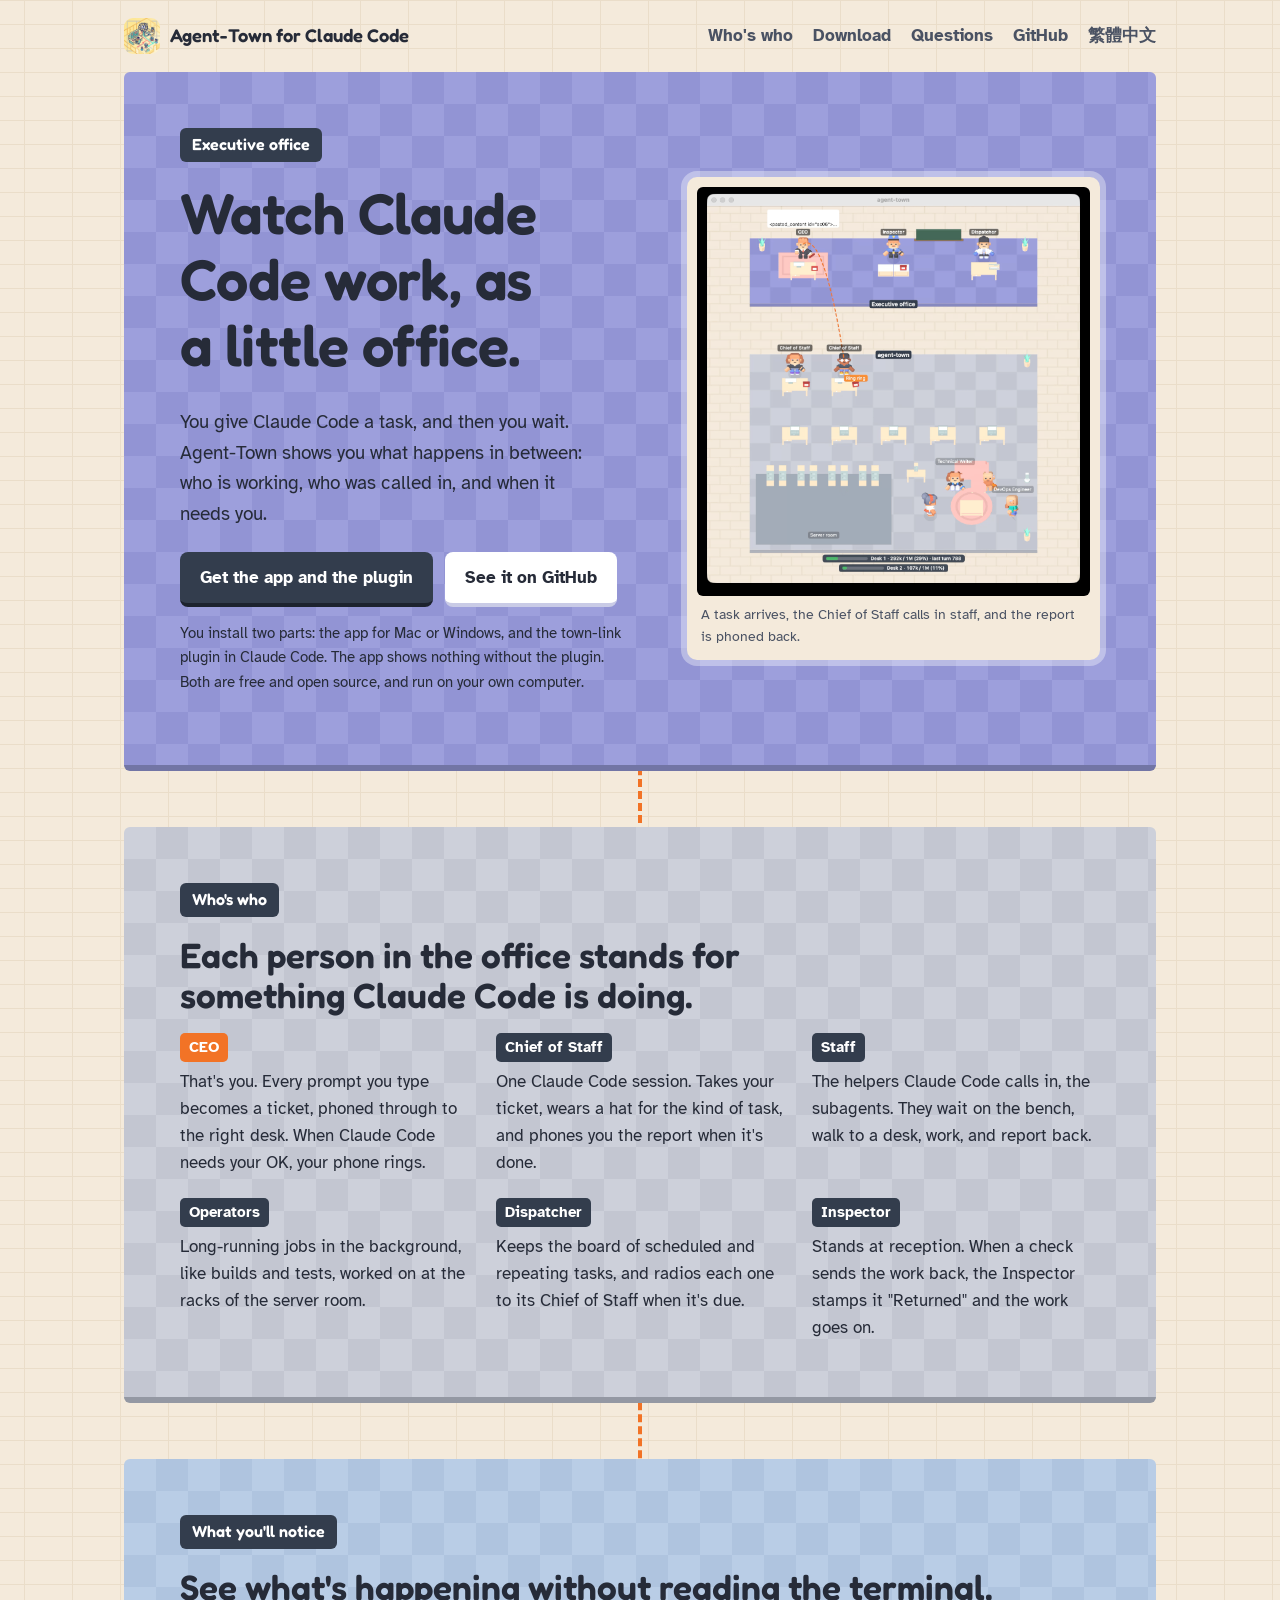
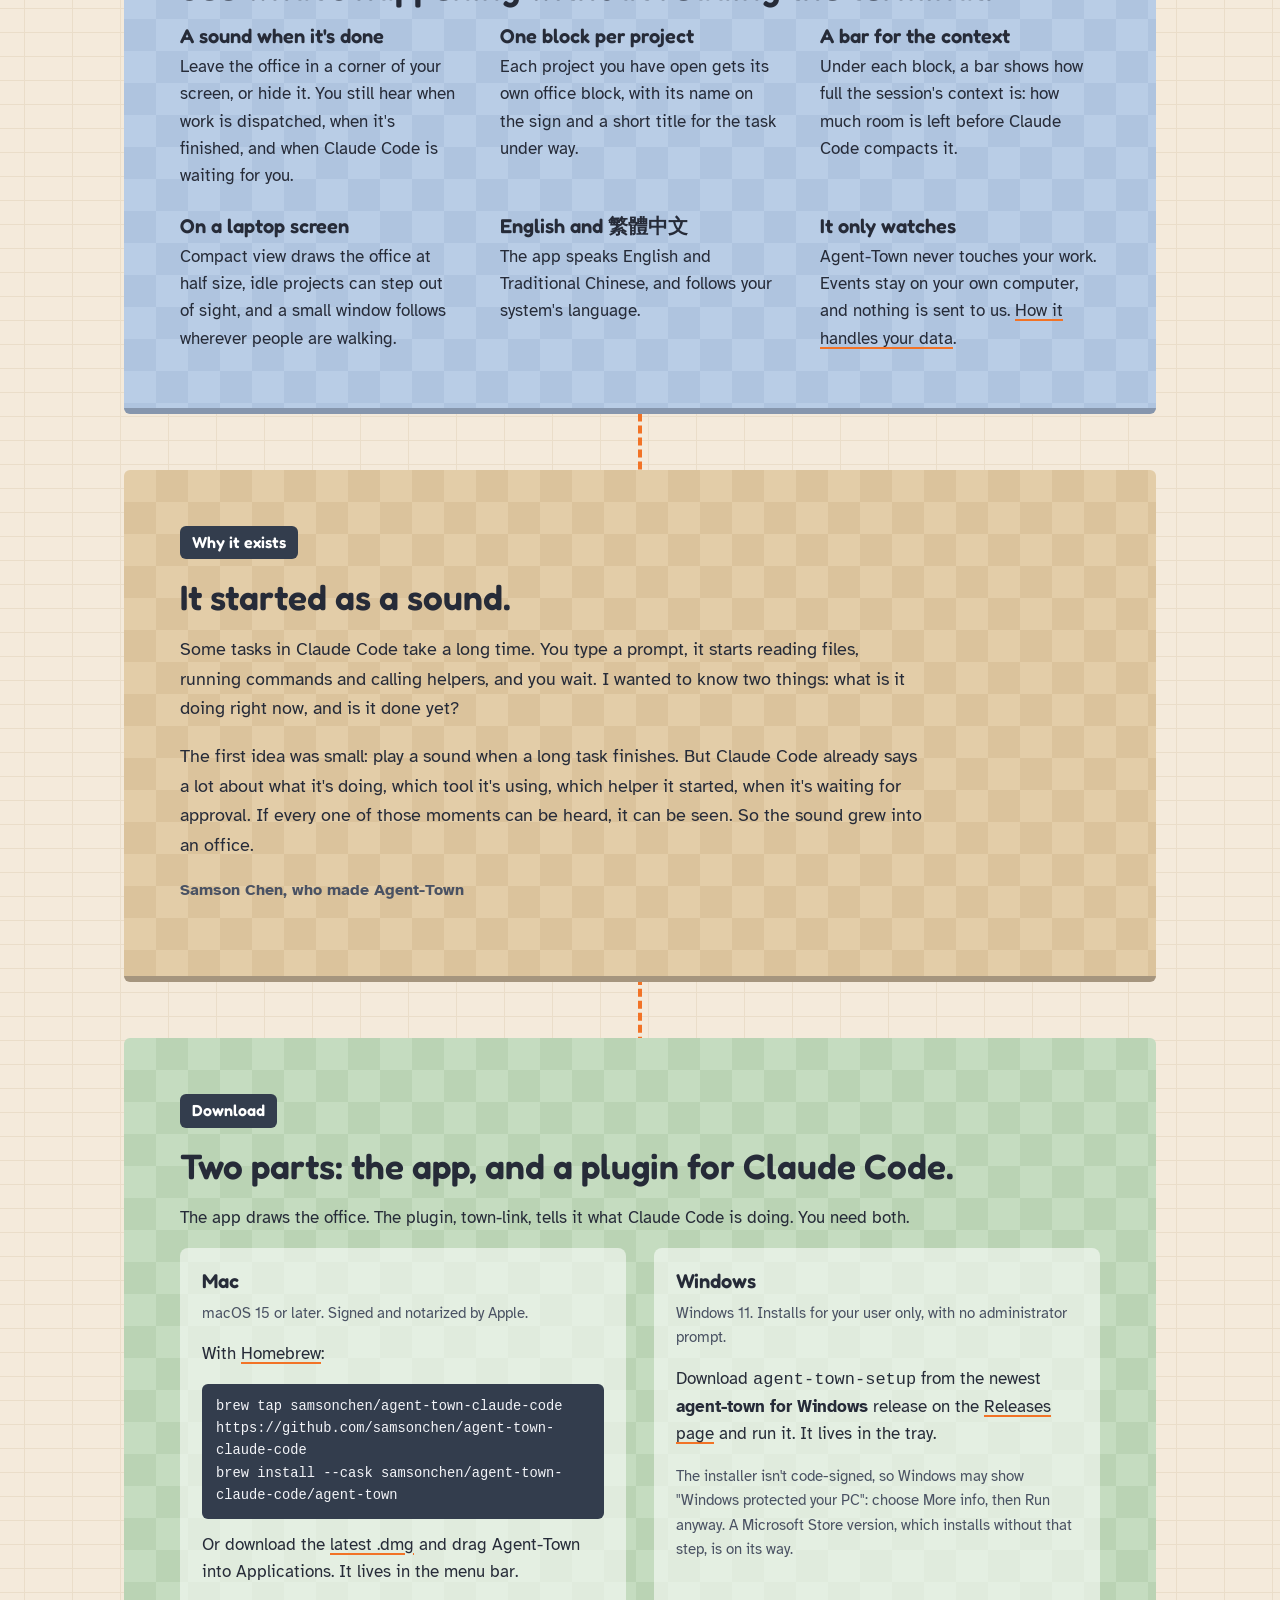
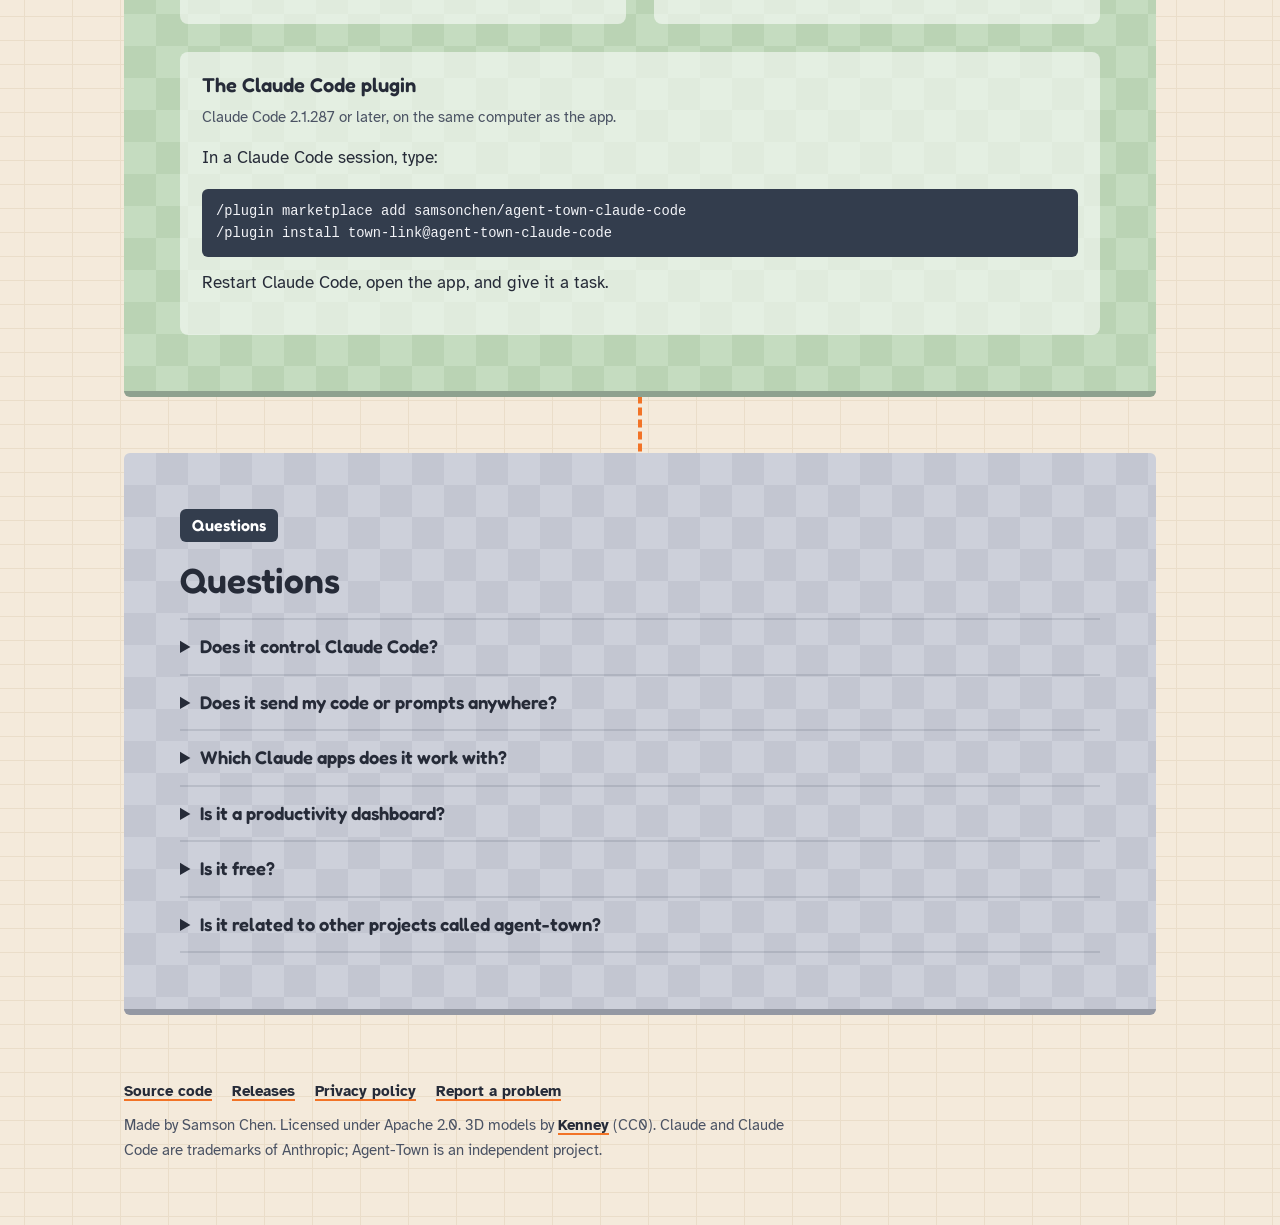
<file: site/index.html>
<!doctype html>
<html lang="en">
<head>
<meta charset="utf-8">
<meta name="viewport" content="width=device-width, initial-scale=1">
<title>Agent-Town for Claude Code: watch your Claude Code agents at work</title>
<meta name="description" content="Agent-Town is a free, open-source app for macOS and Windows that shows what Claude Code is doing as a small 3D office: each session is a Chief of Staff, each subagent a staff member, and your approvals ring the CEO's phone.">
<link rel="canonical" href="https://samsonchen.github.io/agent-town-claude-code/">
<link rel="alternate" hreflang="en" href="https://samsonchen.github.io/agent-town-claude-code/">
<link rel="alternate" hreflang="zh-Hant-TW" href="https://samsonchen.github.io/agent-town-claude-code/zh-TW/">
<link rel="alternate" hreflang="x-default" href="https://samsonchen.github.io/agent-town-claude-code/">
<meta name="theme-color" content="#9d9fdc">

<meta property="og:type" content="website">
<meta property="og:locale" content="en_US">
<meta property="og:locale:alternate" content="zh_TW">
<meta property="og:site_name" content="Agent-Town for Claude Code">
<meta property="og:title" content="Agent-Town for Claude Code: watch your Claude Code agents at work">
<meta property="og:description" content="A small 3D office on your Mac or Windows PC that shows what Claude Code is doing: sessions, subagents, background tasks and approvals. Free and open source.">
<meta property="og:url" content="https://samsonchen.github.io/agent-town-claude-code/">
<meta property="og:image" content="https://samsonchen.github.io/agent-town-claude-code/images/social-preview.png">
<meta property="og:image:width" content="1280">
<meta property="og:image:height" content="640">
<meta property="og:image:alt" content="Agent-Town for Claude Code: a top-down office with the CEO, Chiefs of Staff and staff at their desks">
<meta name="twitter:card" content="summary_large_image">
<meta name="twitter:title" content="Agent-Town for Claude Code">
<meta name="twitter:description" content="Watch your Claude Code sessions, subagents and background jobs as a small 3D office. macOS and Windows, free and open source.">
<meta name="twitter:image" content="https://samsonchen.github.io/agent-town-claude-code/images/social-preview.png">

<link rel="icon" type="image/png" href="images/favicon-64.png">
<link rel="apple-touch-icon" href="images/apple-touch-icon.png">
<link rel="preconnect" href="https://fonts.googleapis.com">
<link rel="preconnect" href="https://fonts.gstatic.com" crossorigin>
<link rel="stylesheet" href="https://fonts.googleapis.com/css2?family=Atkinson+Hyperlegible:wght@400;700&family=Fredoka:wght@500;600&display=swap">
<link rel="stylesheet" href="styles.css">

<script type="application/ld+json">
{
  "@context": "https://schema.org",
  "@type": "SoftwareApplication",
  "name": "Agent-Town for Claude Code",
  "alternateName": "agent-town",
  "description": "A desktop app and a Claude Code plugin that show what Claude Code is doing as a small 3D office seen from above. Each Claude Code session is a Chief of Staff, each subagent is a staff member, background tasks are operators in a server room, and approval requests ring the CEO's phone.",
  "applicationCategory": "DeveloperApplication",
  "operatingSystem": "macOS 15 or later, Windows 11",
  "offers": { "@type": "Offer", "price": "0", "priceCurrency": "USD" },
  "license": "https://www.apache.org/licenses/LICENSE-2.0",
  "isAccessibleForFree": true,
  "url": "https://samsonchen.github.io/agent-town-claude-code/",
  "downloadUrl": "https://github.com/samsonchen/agent-town-claude-code/releases",
  "codeRepository": "https://github.com/samsonchen/agent-town-claude-code",
  "image": "https://samsonchen.github.io/agent-town-claude-code/images/social-preview.png",
  "screenshot": "https://samsonchen.github.io/agent-town-claude-code/images/agent-town.gif",
  "inLanguage": ["en", "zh-TW"],
  "author": { "@type": "Person", "name": "Samson Chen", "url": "https://github.com/samsonchen" }
}
</script>
<script type="application/ld+json">
{
  "@context": "https://schema.org",
  "@type": "FAQPage",
  "mainEntity": [
    { "@type": "Question", "name": "What is Agent-Town for Claude Code?",
      "acceptedAnswer": { "@type": "Answer", "text": "A free app for macOS and Windows, with a Claude Code plugin, that draws what Claude Code is doing as a small office: sessions, subagents, background tasks and approval requests become people at work." } },
    { "@type": "Question", "name": "Does Agent-Town control Claude Code?",
      "acceptedAnswer": { "@type": "Answer", "text": "No. It only watches. You keep working in your terminal, the Claude desktop app or VS Code, and the plugin never changes what Claude Code does." } },
    { "@type": "Question", "name": "Does Agent-Town send my code or prompts anywhere?",
      "acceptedAnswer": { "@type": "Answer", "text": "No. Events go only to the app on your own computer. For each new task the plugin asks Claude's Haiku model, on your own Claude plan, for a short title and the kind of task." } },
    { "@type": "Question", "name": "Which Claude apps does it work with?",
      "acceptedAnswer": { "@type": "Answer", "text": "Claude Code in a terminal, the Code tab of the Claude desktop app, and the VS Code extension, when they run on the same computer as the app. Cloud sessions and Claude Code on the web are not supported." } },
    { "@type": "Question", "name": "Is it free?",
      "acceptedAnswer": { "@type": "Answer", "text": "Yes. Agent-Town is open source under the Apache 2.0 license." } }
  ]
}
</script>
</head>
<body>

<header class="top">
  <div class="wrap">
    <a class="brand" href="./"><img src="images/apple-touch-icon.png" alt="" width="36" height="36">Agent-Town for Claude Code</a>
    <nav aria-label="Main">
      <a href="#whos-who">Who's who</a>
      <a href="#download">Download</a>
      <a href="#questions">Questions</a>
      <a href="https://github.com/samsonchen/agent-town-claude-code">GitHub</a>
      <a href="zh-TW/" hreflang="zh-Hant-TW" lang="zh-Hant-TW">繁體中文</a>
    </nav>
  </div>
</header>

<main>
  <div class="line" aria-hidden="true"></div>
  <div class="wrap">

    <section class="block exec" aria-labelledby="title">
      <div class="hero">
        <div>
          <span class="sign">Executive office</span>
          <h1 id="title">Watch Claude Code work, as a little office.</h1>
          <p class="lede">You give Claude Code a task, and then you wait. Agent-Town shows you what happens in between: who is working, who was called in, and when it needs you.</p>
          <div class="buttons">
            <a class="button" href="#download">Get the app and the plugin</a>
            <a class="button light" href="https://github.com/samsonchen/agent-town-claude-code">See it on GitHub</a>
          </div>
          <p class="note">You install two parts: the app for Mac or Windows, and the town-link plugin in Claude Code. The app shows nothing without the plugin. Both are free and open source, and run on your own computer.</p>
        </div>
        <figure class="office">
          <img src="images/agent-town.gif" width="640" height="667" alt="Agent-Town at work: the CEO phones a ticket to a Chief of Staff, who pages staff from the bench to their desks while operators work in the server room">
          <figcaption>A task arrives, the Chief of Staff calls in staff, and the report is phoned back.</figcaption>
        </figure>
      </div>
    </section>

    <section class="block" id="whos-who" aria-labelledby="cast-title">
      <span class="sign">Who's who</span>
      <h2 id="cast-title">Each person in the office stands for something Claude Code is doing.</h2>
      <ul class="cast">
        <li><span class="tag you">CEO</span><p>That's you. Every prompt you type becomes a ticket, phoned through to the right desk. When Claude Code needs your OK, your phone rings.</p></li>
        <li><span class="tag">Chief of Staff</span><p>One Claude Code session. Takes your ticket, wears a hat for the kind of task, and phones you the report when it's done.</p></li>
        <li><span class="tag">Staff</span><p>The helpers Claude Code calls in, the subagents. They wait on the bench, walk to a desk, work, and report back.</p></li>
        <li><span class="tag">Operators</span><p>Long-running jobs in the background, like builds and tests, worked on at the racks of the server room.</p></li>
        <li><span class="tag">Dispatcher</span><p>Keeps the board of scheduled and repeating tasks, and radios each one to its Chief of Staff when it's due.</p></li>
        <li><span class="tag">Inspector</span><p>Stands at reception. When a check sends the work back, the Inspector stamps it "Returned" and the work goes on.</p></li>
      </ul>
    </section>

    <section class="block blue" aria-labelledby="notice-title">
      <span class="sign">What you'll notice</span>
      <h2 id="notice-title">See what's happening without reading the terminal.</h2>
      <div class="points">
        <div><h3>A sound when it's done</h3><p>Leave the office in a corner of your screen, or hide it. You still hear when work is dispatched, when it's finished, and when Claude Code is waiting for you.</p></div>
        <div><h3>One block per project</h3><p>Each project you have open gets its own office block, with its name on the sign and a short title for the task under way.</p></div>
        <div><h3>A bar for the context</h3><p>Under each block, a bar shows how full the session's context is: how much room is left before Claude Code compacts it.</p></div>
        <div><h3>On a laptop screen</h3><p>Compact view draws the office at half size, idle projects can step out of sight, and a small window follows wherever people are walking.</p></div>
        <div><h3>English and 繁體中文</h3><p>The app speaks English and Traditional Chinese, and follows your system's language.</p></div>
        <div><h3>It only watches</h3><p>Agent-Town never touches your work. Events stay on your own computer, and nothing is sent to us. <a href="privacy.html">How it handles your data</a>.</p></div>
      </div>
    </section>

    <section class="block wood story" aria-labelledby="story-title">
      <span class="sign">Why it exists</span>
      <h2 id="story-title">It started as a sound.</h2>
      <p>Some tasks in Claude Code take a long time. You type a prompt, it starts reading files, running commands and calling helpers, and you wait. I wanted to know two things: what is it doing right now, and is it done yet?</p>
      <p>The first idea was small: play a sound when a long task finishes. But Claude Code already says a lot about what it's doing, which tool it's using, which helper it started, when it's waiting for approval. If every one of those moments can be heard, it can be seen. So the sound grew into an office.</p>
      <p class="by">Samson Chen, who made Agent-Town</p>
    </section>

    <section class="block green" id="download" aria-labelledby="download-title">
      <span class="sign">Download</span>
      <h2 id="download-title">Two parts: the app, and a plugin for Claude Code.</h2>
      <p>The app draws the office. The plugin, town-link, tells it what Claude Code is doing. You need both.</p>
      <div class="downloads">
        <div>
          <h3>Mac</h3>
          <p class="small">macOS 15 or later. Signed and notarized by Apple.</p>
          <p>With <a href="https://brew.sh">Homebrew</a>:</p>
          <pre>brew tap samsonchen/agent-town-claude-code https://github.com/samsonchen/agent-town-claude-code
brew install --cask samsonchen/agent-town-claude-code/agent-town</pre>
          <p>Or download the <a href="https://github.com/samsonchen/agent-town-claude-code/releases/latest">latest .dmg</a> and drag Agent-Town into Applications. It lives in the menu bar.</p>
        </div>
        <div>
          <h3>Windows</h3>
          <p class="small">Windows 11. Installs for your user only, with no administrator prompt.</p>
          <p>Download <code>agent-town-setup</code> from the newest <strong>agent-town for Windows</strong> release on the <a href="https://github.com/samsonchen/agent-town-claude-code/releases">Releases page</a> and run it. It lives in the tray.</p>
          <p class="small">The installer isn't code-signed, so Windows may show "Windows protected your PC": choose More info, then Run anyway. A Microsoft Store version, which installs without that step, is on its way.</p>
        </div>
        <div class="plugin">
          <h3>The Claude Code plugin</h3>
          <p class="small">Claude Code 2.1.287 or later, on the same computer as the app.</p>
          <p>In a Claude Code session, type:</p>
          <pre>/plugin marketplace add samsonchen/agent-town-claude-code
/plugin install town-link@agent-town-claude-code</pre>
          <p>Restart Claude Code, open the app, and give it a task.</p>
        </div>
      </div>
    </section>

    <section class="block" id="questions" aria-labelledby="faq-title">
      <span class="sign">Questions</span>
      <h2 id="faq-title">Questions</h2>
      <details>
        <summary>Does it control Claude Code?</summary>
        <p>No. It only watches. You keep working in your terminal, the Claude desktop app or VS Code, and the plugin never changes what Claude Code does.</p>
      </details>
      <details>
        <summary>Does it send my code or prompts anywhere?</summary>
        <p>No. What Claude Code is doing goes only to the app on your own computer. To name each task and pick the right hat, the plugin asks Claude's Haiku model on your own Claude plan, the same way Claude Code itself would. The app checks GitHub once a day for a newer version, which you can turn off. Read the <a href="privacy.html">privacy policy</a>.</p>
      </details>
      <details>
        <summary>Which Claude apps does it work with?</summary>
        <p>Claude Code in a terminal, the Code tab of the Claude desktop app, and the VS Code extension, when they run on the same computer as the app. Cloud sessions and Claude Code on the web can't reach your computer, so they don't show up.</p>
      </details>
      <details>
        <summary>Is it a productivity dashboard?</summary>
        <p>No. It shows what is happening. It has no scores and no reports.</p>
      </details>
      <details>
        <summary>Is it free?</summary>
        <p>Yes. Agent-Town is open source under the Apache 2.0 license. The characters and furniture are Kenney's free CC0 models.</p>
      </details>
      <details>
        <summary>Is it related to other projects called agent-town?</summary>
        <p>No. This is Agent-Town for Claude Code, made for Anthropic's Claude Code. It isn't affiliated with Anthropic, or with other projects that share the name.</p>
      </details>
    </section>

  </div>
</main>

<footer>
  <div class="wrap">
    <nav aria-label="More">
      <a href="https://github.com/samsonchen/agent-town-claude-code">Source code</a>
      <a href="https://github.com/samsonchen/agent-town-claude-code/releases">Releases</a>
      <a href="privacy.html">Privacy policy</a>
      <a href="https://github.com/samsonchen/agent-town-claude-code/issues">Report a problem</a>
    </nav>
    <p>Made by Samson Chen. Licensed under Apache 2.0. 3D models by <a href="https://kenney.nl">Kenney</a> (CC0). Claude and Claude Code are trademarks of Anthropic; Agent-Town is an independent project.</p>
  </div>
</footer>

</body>
</html>
</file>
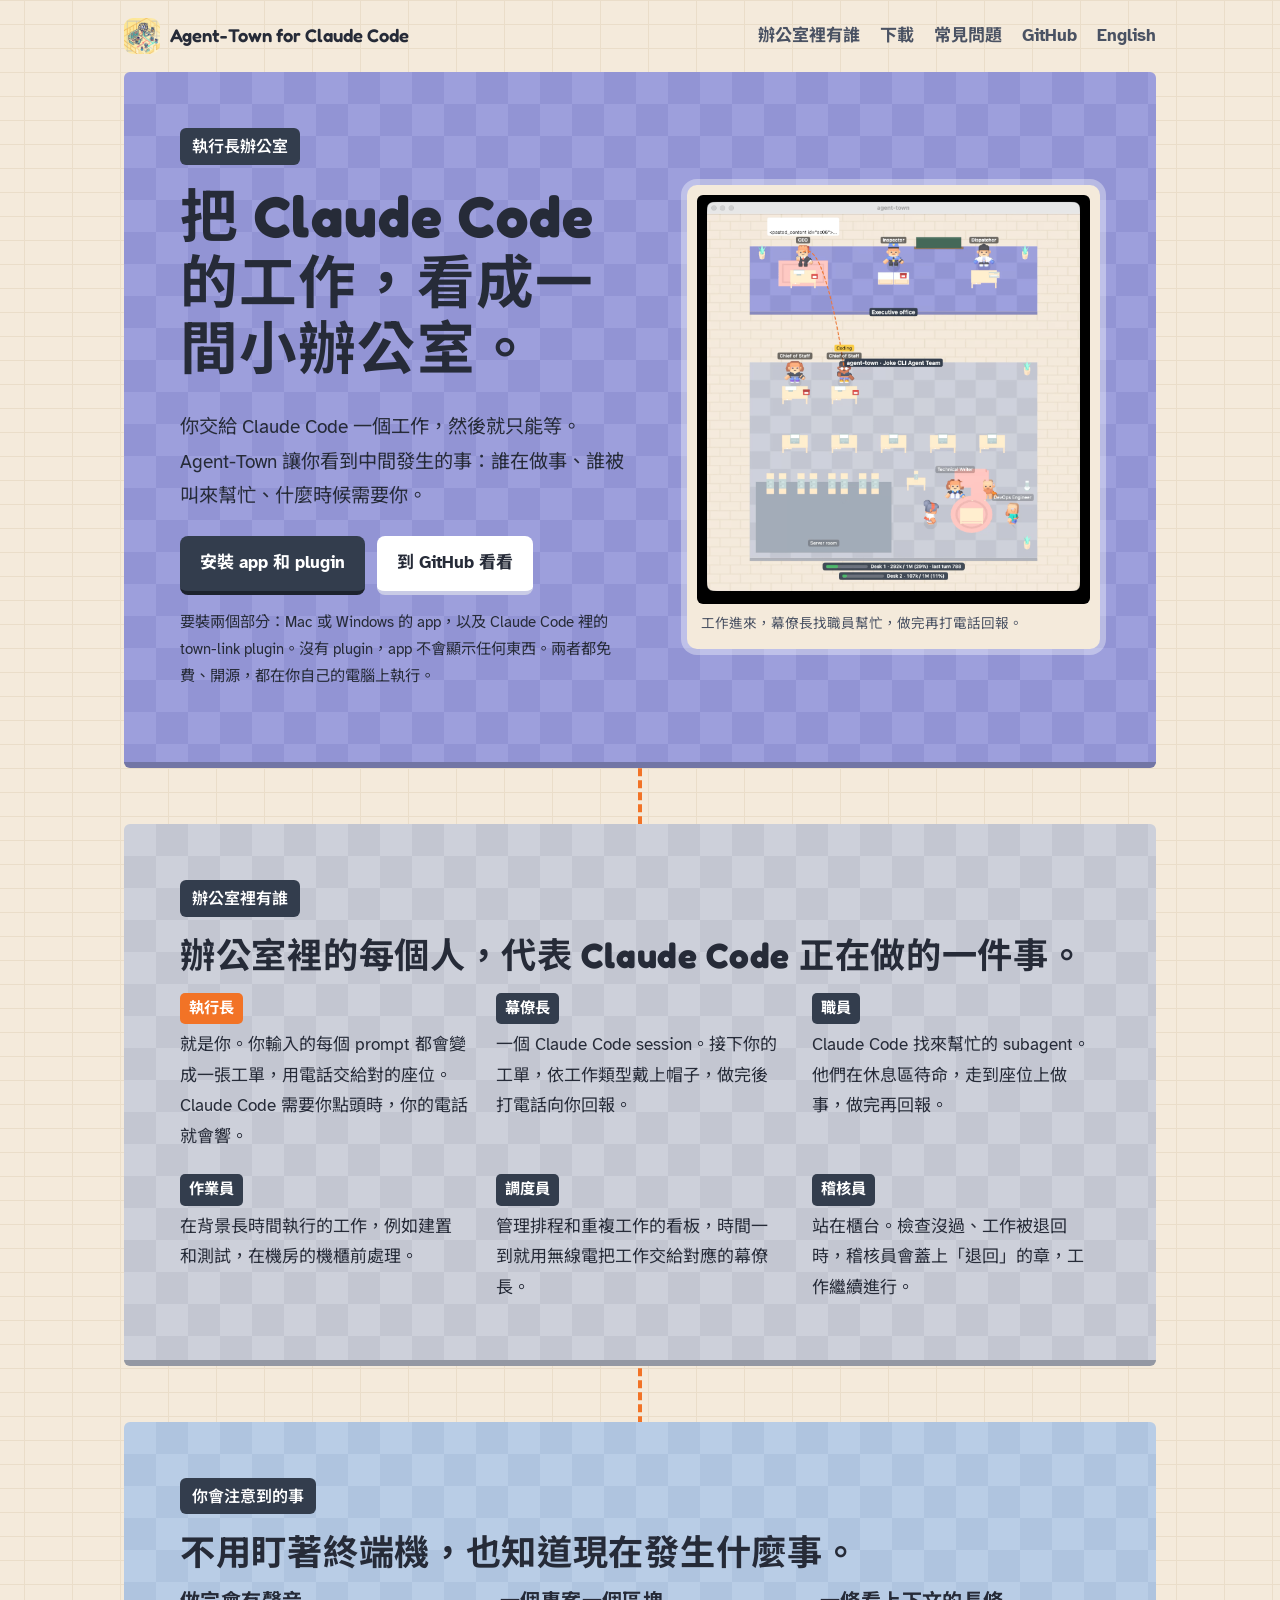
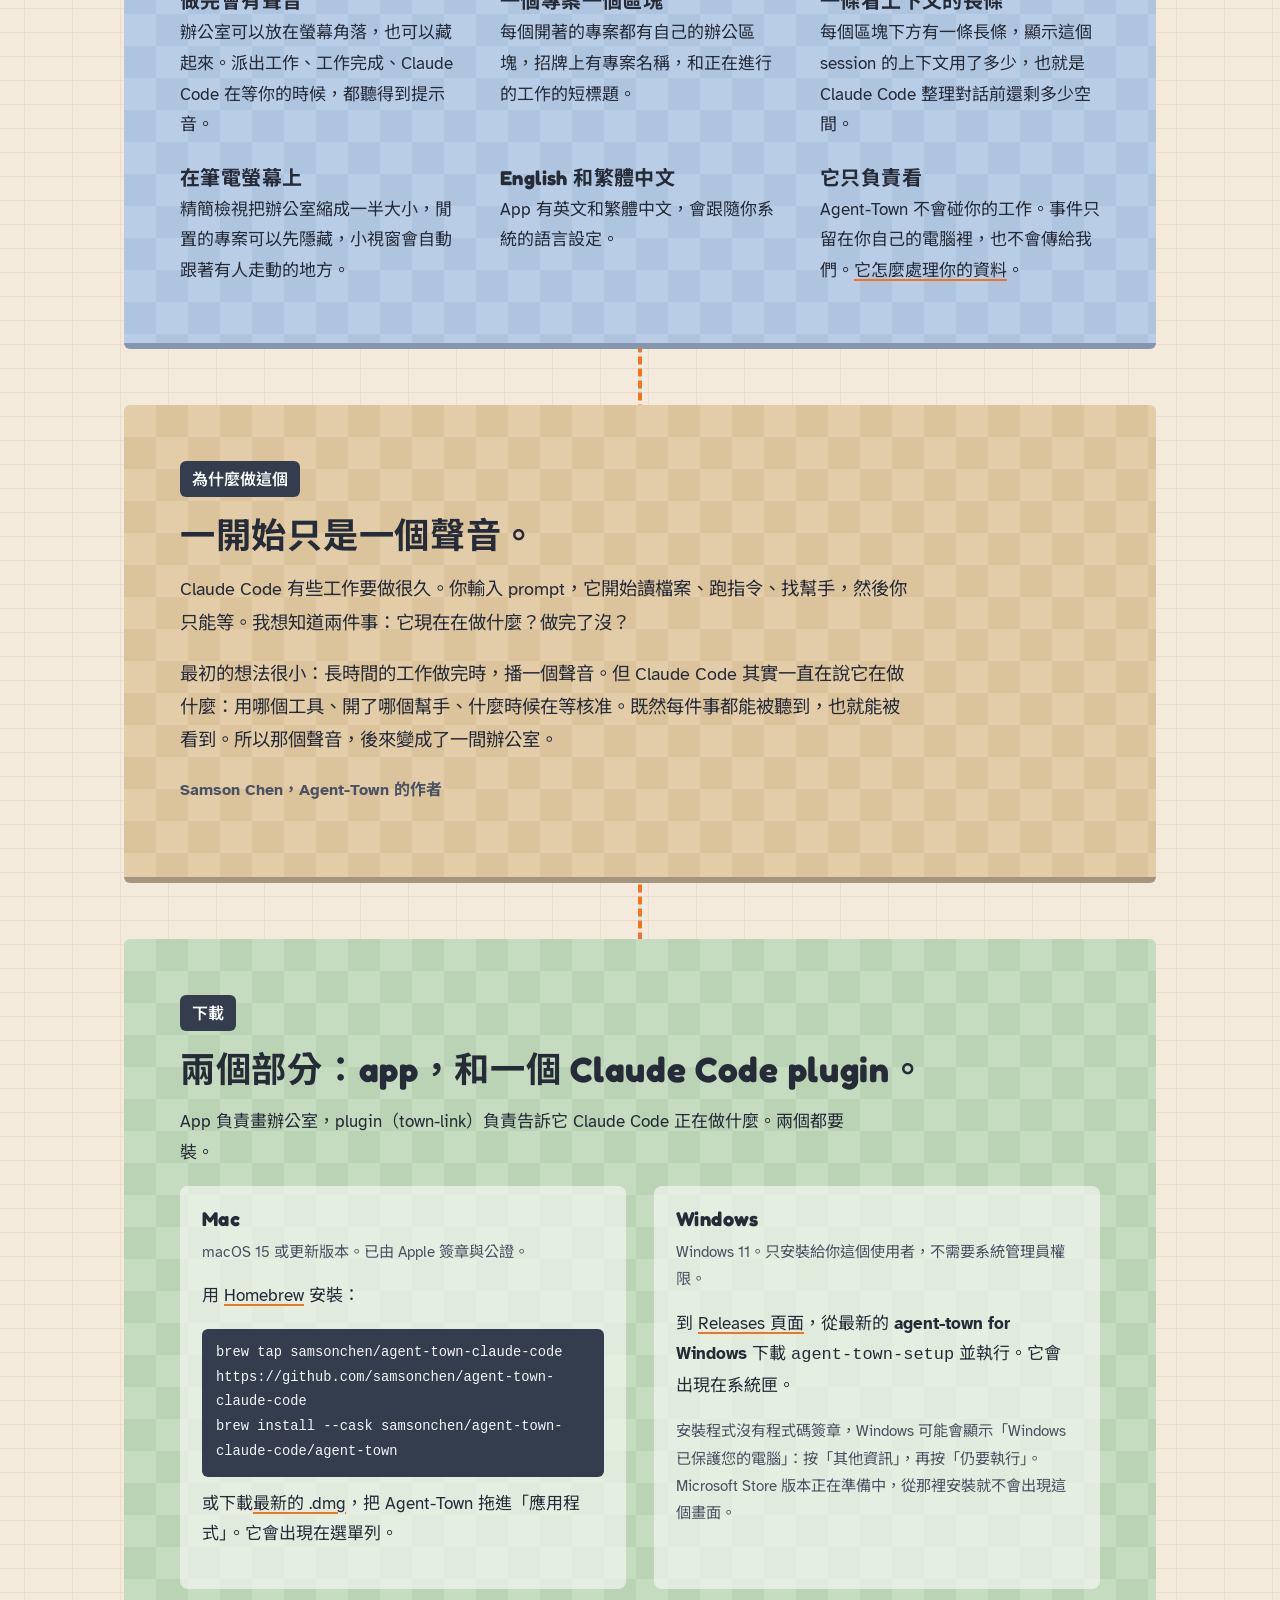
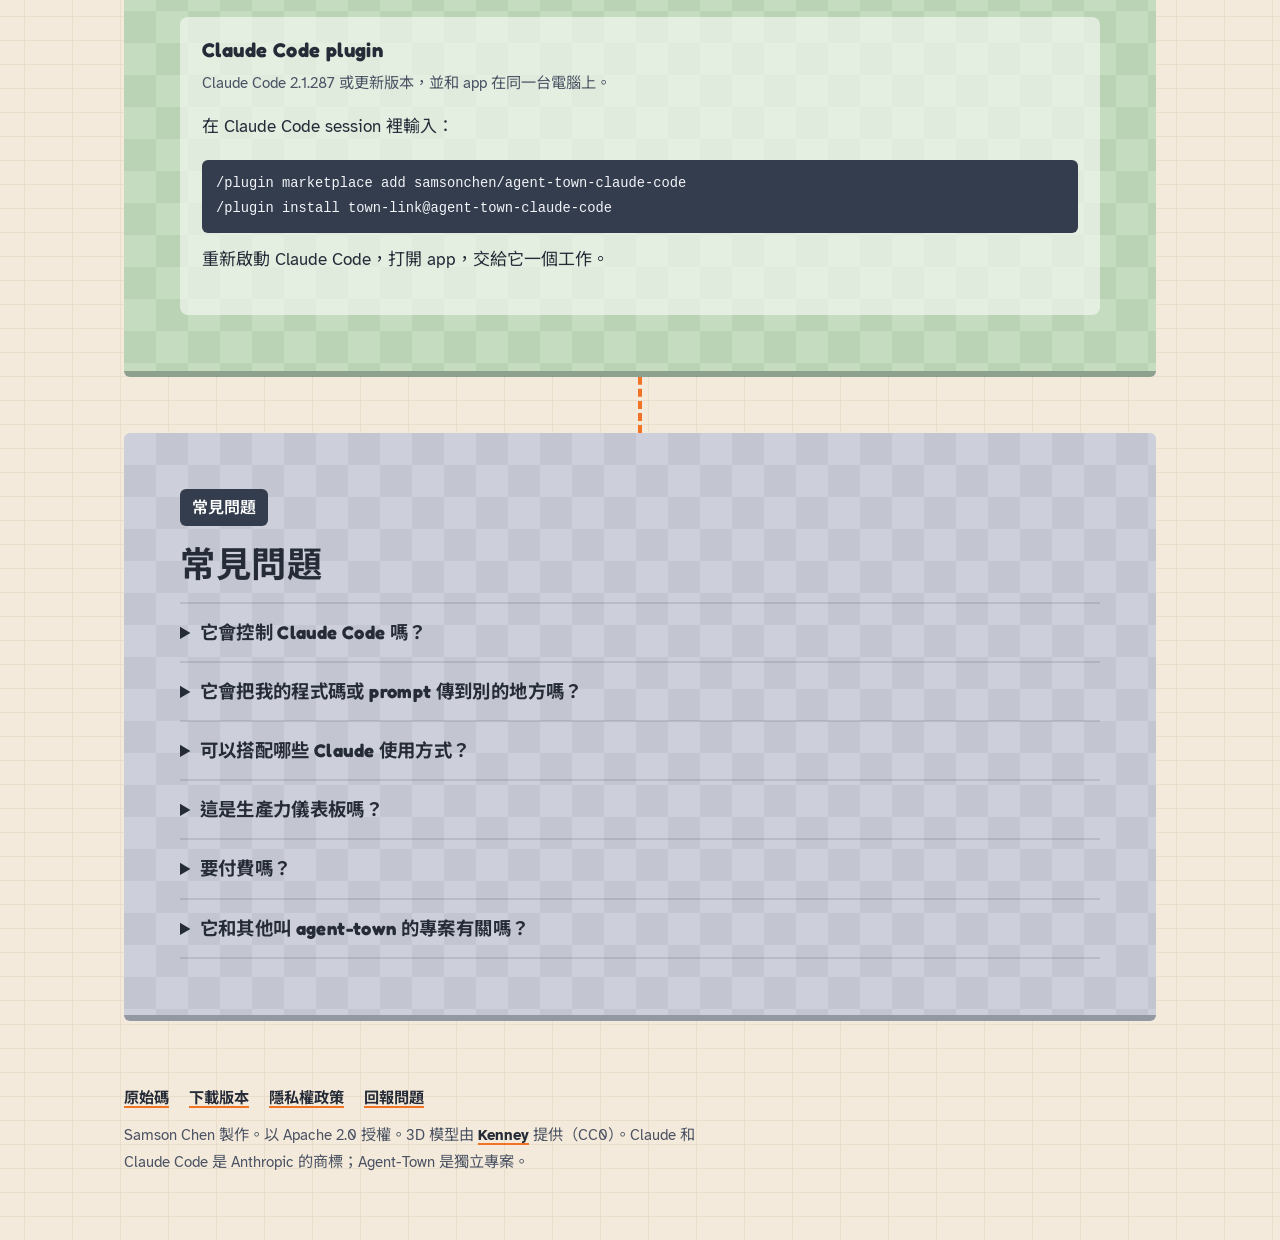
<file: site/zh-TW/index.html>
<!doctype html>
<html lang="zh-Hant-TW">
<head>
<meta charset="utf-8">
<meta name="viewport" content="width=device-width, initial-scale=1">
<title>Agent-Town for Claude Code：看 Claude Code 的 agent 在辦公室裡工作</title>
<meta name="description" content="Agent-Town 是免費的開源 app，適用 macOS 和 Windows，把 Claude Code 正在做的事畫成一間小小的 3D 辦公室：每個 session 是一位幕僚長，每個 subagent 是一位職員，需要你核准時，執行長的電話就會響。">
<link rel="canonical" href="https://samsonchen.github.io/agent-town-claude-code/zh-TW/">
<link rel="alternate" hreflang="en" href="https://samsonchen.github.io/agent-town-claude-code/">
<link rel="alternate" hreflang="zh-Hant-TW" href="https://samsonchen.github.io/agent-town-claude-code/zh-TW/">
<link rel="alternate" hreflang="x-default" href="https://samsonchen.github.io/agent-town-claude-code/">
<meta name="theme-color" content="#9d9fdc">

<meta property="og:type" content="website">
<meta property="og:locale" content="zh_TW">
<meta property="og:locale:alternate" content="en_US">
<meta property="og:site_name" content="Agent-Town for Claude Code">
<meta property="og:title" content="Agent-Town for Claude Code：看 Claude Code 的 agent 在辦公室裡工作">
<meta property="og:description" content="在你的 Mac 或 Windows 電腦上，用一間小小的 3D 辦公室看 Claude Code 正在做什麼：session、subagent、背景工作和待核准的操作。免費、開源。">
<meta property="og:url" content="https://samsonchen.github.io/agent-town-claude-code/zh-TW/">
<meta property="og:image" content="https://samsonchen.github.io/agent-town-claude-code/images/social-preview.png">
<meta property="og:image:width" content="1280">
<meta property="og:image:height" content="640">
<meta property="og:image:alt" content="Agent-Town for Claude Code：從上往下看的辦公室，執行長、幕僚長和職員都在座位上">
<meta name="twitter:card" content="summary_large_image">
<meta name="twitter:title" content="Agent-Town for Claude Code">
<meta name="twitter:description" content="把 Claude Code 的 session、subagent 和背景工作畫成一間小小的 3D 辦公室。macOS 和 Windows，免費、開源。">
<meta name="twitter:image" content="https://samsonchen.github.io/agent-town-claude-code/images/social-preview.png">

<link rel="icon" type="image/png" href="../images/favicon-64.png">
<link rel="apple-touch-icon" href="../images/apple-touch-icon.png">
<link rel="preconnect" href="https://fonts.googleapis.com">
<link rel="preconnect" href="https://fonts.gstatic.com" crossorigin>
<link rel="stylesheet" href="https://fonts.googleapis.com/css2?family=Atkinson+Hyperlegible:wght@400;700&family=Fredoka:wght@500;600&family=Noto+Sans+TC:wght@400;500;700&display=swap">
<link rel="stylesheet" href="../styles.css">

<script type="application/ld+json">
{
  "@context": "https://schema.org",
  "@type": "SoftwareApplication",
  "name": "Agent-Town for Claude Code",
  "alternateName": "agent-town",
  "description": "一個桌面 app 加上一個 Claude Code plugin，把 Claude Code 正在做的事畫成一間從上往下看的小小 3D 辦公室。每個 Claude Code session 是一位幕僚長，每個 subagent 是一位職員，背景工作是機房裡的作業員，需要核准時執行長的電話會響。",
  "applicationCategory": "DeveloperApplication",
  "operatingSystem": "macOS 15 或更新版本、Windows 11",
  "offers": { "@type": "Offer", "price": "0", "priceCurrency": "TWD" },
  "license": "https://www.apache.org/licenses/LICENSE-2.0",
  "isAccessibleForFree": true,
  "url": "https://samsonchen.github.io/agent-town-claude-code/zh-TW/",
  "downloadUrl": "https://github.com/samsonchen/agent-town-claude-code/releases",
  "codeRepository": "https://github.com/samsonchen/agent-town-claude-code",
  "image": "https://samsonchen.github.io/agent-town-claude-code/images/social-preview.png",
  "screenshot": "https://samsonchen.github.io/agent-town-claude-code/images/agent-town.gif",
  "inLanguage": "zh-Hant-TW",
  "author": { "@type": "Person", "name": "Samson Chen", "url": "https://github.com/samsonchen" }
}
</script>
<script type="application/ld+json">
{
  "@context": "https://schema.org",
  "@type": "FAQPage",
  "inLanguage": "zh-Hant-TW",
  "mainEntity": [
    { "@type": "Question", "name": "Agent-Town for Claude Code 是什麼？",
      "acceptedAnswer": { "@type": "Answer", "text": "一個免費的 macOS 和 Windows app，搭配一個 Claude Code plugin，把 Claude Code 正在做的事畫成一間小辦公室：session、subagent、背景工作和核准請求，都變成在上班的人。" } },
    { "@type": "Question", "name": "Agent-Town 會控制 Claude Code 嗎？",
      "acceptedAnswer": { "@type": "Answer", "text": "不會，它只負責看。你一樣在終端機、Claude 桌面 app 或 VS Code 裡工作，plugin 不會改變 Claude Code 的任何行為。" } },
    { "@type": "Question", "name": "Agent-Town 會把我的程式碼或 prompt 傳到別的地方嗎？",
      "acceptedAnswer": { "@type": "Answer", "text": "不會。事件只傳到你自己電腦上的 app。每個新工作，plugin 會用你自己的 Claude 方案請 Haiku 取一個短標題、判斷工作類型。" } },
    { "@type": "Question", "name": "可以搭配哪些 Claude 使用方式？",
      "acceptedAnswer": { "@type": "Answer", "text": "終端機裡的 Claude Code、Claude 桌面 app 的 Code 分頁，以及 VS Code 擴充功能，只要和 app 在同一台電腦上執行。雲端 session 和網頁版 Claude Code 不支援。" } },
    { "@type": "Question", "name": "要付費嗎？",
      "acceptedAnswer": { "@type": "Answer", "text": "不用。Agent-Town 以 Apache 2.0 授權開源。" } }
  ]
}
</script>
</head>
<body>

<header class="top">
  <div class="wrap">
    <a class="brand" href="./"><img src="../images/apple-touch-icon.png" alt="" width="36" height="36">Agent-Town for Claude Code</a>
    <nav aria-label="主選單">
      <a href="#whos-who">辦公室裡有誰</a>
      <a href="#download">下載</a>
      <a href="#questions">常見問題</a>
      <a href="https://github.com/samsonchen/agent-town-claude-code">GitHub</a>
      <a href="../" hreflang="en" lang="en">English</a>
    </nav>
  </div>
</header>

<main>
  <div class="line" aria-hidden="true"></div>
  <div class="wrap">

    <section class="block exec" aria-labelledby="title">
      <div class="hero">
        <div>
          <span class="sign">執行長辦公室</span>
          <h1 id="title">把 Claude Code 的工作，看成一間小辦公室。</h1>
          <p class="lede">你交給 Claude Code 一個工作，然後就只能等。Agent-Town 讓你看到中間發生的事：誰在做事、誰被叫來幫忙、什麼時候需要你。</p>
          <div class="buttons">
            <a class="button" href="#download">安裝 app 和 plugin</a>
            <a class="button light" href="https://github.com/samsonchen/agent-town-claude-code">到 GitHub 看看</a>
          </div>
          <p class="note">要裝兩個部分：Mac 或 Windows 的 app，以及 Claude Code 裡的 town-link plugin。沒有 plugin，app 不會顯示任何東西。兩者都免費、開源，都在你自己的電腦上執行。</p>
        </div>
        <figure class="office">
          <img src="../images/agent-town.gif" width="640" height="667" alt="Agent-Town 運作中：執行長打電話把工單交給幕僚長，幕僚長從休息區呼叫職員到座位上工作，作業員在機房裡處理背景工作">
          <figcaption>工作進來，幕僚長找職員幫忙，做完再打電話回報。</figcaption>
        </figure>
      </div>
    </section>

    <section class="block" id="whos-who" aria-labelledby="cast-title">
      <span class="sign">辦公室裡有誰</span>
      <h2 id="cast-title">辦公室裡的每個人，代表 Claude Code 正在做的一件事。</h2>
      <ul class="cast">
        <li><span class="tag you">執行長</span><p>就是你。你輸入的每個 prompt 都會變成一張工單，用電話交給對的座位。Claude Code 需要你點頭時，你的電話就會響。</p></li>
        <li><span class="tag">幕僚長</span><p>一個 Claude Code session。接下你的工單，依工作類型戴上帽子，做完後打電話向你回報。</p></li>
        <li><span class="tag">職員</span><p>Claude Code 找來幫忙的 subagent。他們在休息區待命，走到座位上做事，做完再回報。</p></li>
        <li><span class="tag">作業員</span><p>在背景長時間執行的工作，例如建置和測試，在機房的機櫃前處理。</p></li>
        <li><span class="tag">調度員</span><p>管理排程和重複工作的看板，時間一到就用無線電把工作交給對應的幕僚長。</p></li>
        <li><span class="tag">稽核員</span><p>站在櫃台。檢查沒過、工作被退回時，稽核員會蓋上「退回」的章，工作繼續進行。</p></li>
      </ul>
    </section>

    <section class="block blue" aria-labelledby="notice-title">
      <span class="sign">你會注意到的事</span>
      <h2 id="notice-title">不用盯著終端機，也知道現在發生什麼事。</h2>
      <div class="points">
        <div><h3>做完會有聲音</h3><p>辦公室可以放在螢幕角落，也可以藏起來。派出工作、工作完成、Claude Code 在等你的時候，都聽得到提示音。</p></div>
        <div><h3>一個專案一個區塊</h3><p>每個開著的專案都有自己的辦公區塊，招牌上有專案名稱，和正在進行的工作的短標題。</p></div>
        <div><h3>一條看上下文的長條</h3><p>每個區塊下方有一條長條，顯示這個 session 的上下文用了多少，也就是 Claude Code 整理對話前還剩多少空間。</p></div>
        <div><h3>在筆電螢幕上</h3><p>精簡檢視把辦公室縮成一半大小，閒置的專案可以先隱藏，小視窗會自動跟著有人走動的地方。</p></div>
        <div><h3>English 和繁體中文</h3><p>App 有英文和繁體中文，會跟隨你系統的語言設定。</p></div>
        <div><h3>它只負責看</h3><p>Agent-Town 不會碰你的工作。事件只留在你自己的電腦裡，也不會傳給我們。<a href="privacy.html">它怎麼處理你的資料</a>。</p></div>
      </div>
    </section>

    <section class="block wood story" aria-labelledby="story-title">
      <span class="sign">為什麼做這個</span>
      <h2 id="story-title">一開始只是一個聲音。</h2>
      <p>Claude Code 有些工作要做很久。你輸入 prompt，它開始讀檔案、跑指令、找幫手，然後你只能等。我想知道兩件事：它現在在做什麼？做完了沒？</p>
      <p>最初的想法很小：長時間的工作做完時，播一個聲音。但 Claude Code 其實一直在說它在做什麼：用哪個工具、開了哪個幫手、什麼時候在等核准。既然每件事都能被聽到，也就能被看到。所以那個聲音，後來變成了一間辦公室。</p>
      <p class="by">Samson Chen，Agent-Town 的作者</p>
    </section>

    <section class="block green" id="download" aria-labelledby="download-title">
      <span class="sign">下載</span>
      <h2 id="download-title">兩個部分：app，和一個 Claude Code plugin。</h2>
      <p>App 負責畫辦公室，plugin（town-link）負責告訴它 Claude Code 正在做什麼。兩個都要裝。</p>
      <div class="downloads">
        <div>
          <h3>Mac</h3>
          <p class="small">macOS 15 或更新版本。已由 Apple 簽章與公證。</p>
          <p>用 <a href="https://brew.sh">Homebrew</a> 安裝：</p>
          <pre>brew tap samsonchen/agent-town-claude-code https://github.com/samsonchen/agent-town-claude-code
brew install --cask samsonchen/agent-town-claude-code/agent-town</pre>
          <p>或下載<a href="https://github.com/samsonchen/agent-town-claude-code/releases/latest">最新的 .dmg</a>，把 Agent-Town 拖進「應用程式」。它會出現在選單列。</p>
        </div>
        <div>
          <h3>Windows</h3>
          <p class="small">Windows 11。只安裝給你這個使用者，不需要系統管理員權限。</p>
          <p>到 <a href="https://github.com/samsonchen/agent-town-claude-code/releases">Releases 頁面</a>，從最新的 <strong>agent-town for Windows</strong> 下載 <code>agent-town-setup</code> 並執行。它會出現在系統匣。</p>
          <p class="small">安裝程式沒有程式碼簽章，Windows 可能會顯示「Windows 已保護您的電腦」：按「其他資訊」，再按「仍要執行」。Microsoft Store 版本正在準備中，從那裡安裝就不會出現這個畫面。</p>
        </div>
        <div class="plugin">
          <h3>Claude Code plugin</h3>
          <p class="small">Claude Code 2.1.287 或更新版本，並和 app 在同一台電腦上。</p>
          <p>在 Claude Code session 裡輸入：</p>
          <pre>/plugin marketplace add samsonchen/agent-town-claude-code
/plugin install town-link@agent-town-claude-code</pre>
          <p>重新啟動 Claude Code，打開 app，交給它一個工作。</p>
        </div>
      </div>
    </section>

    <section class="block" id="questions" aria-labelledby="faq-title">
      <span class="sign">常見問題</span>
      <h2 id="faq-title">常見問題</h2>
      <details>
        <summary>它會控制 Claude Code 嗎？</summary>
        <p>不會，它只負責看。你一樣在終端機、Claude 桌面 app 或 VS Code 裡工作，plugin 不會改變 Claude Code 的任何行為。</p>
      </details>
      <details>
        <summary>它會把我的程式碼或 prompt 傳到別的地方嗎？</summary>
        <p>不會。Claude Code 正在做的事，只會傳到你自己電腦上的 app。為了替每個工作取名字、選帽子，plugin 會用你自己的 Claude 方案請 Claude 的 Haiku 模型幫忙。App 每天會到 GitHub 檢查一次有沒有新版本，這可以關掉。請看<a href="privacy.html">隱私權政策</a>。</p>
      </details>
      <details>
        <summary>可以搭配哪些 Claude 使用方式？</summary>
        <p>終端機裡的 Claude Code、Claude 桌面 app 的 Code 分頁，以及 VS Code 擴充功能，只要和 app 在同一台電腦上執行。雲端 session 和網頁版 Claude Code 連不到你的電腦，所以不會出現。</p>
      </details>
      <details>
        <summary>這是生產力儀表板嗎？</summary>
        <p>不是。它只顯示正在發生什麼，沒有分數，也沒有報表。</p>
      </details>
      <details>
        <summary>要付費嗎？</summary>
        <p>不用。Agent-Town 以 Apache 2.0 授權開源。角色和家具是 Kenney 免費的 CC0 3D 模型。</p>
      </details>
      <details>
        <summary>它和其他叫 agent-town 的專案有關嗎？</summary>
        <p>沒有。這是 Agent-Town for Claude Code，為 Anthropic 的 Claude Code 而做。它和 Anthropic 沒有隸屬關係，也和其他同名的專案無關。</p>
      </details>
    </section>

  </div>
</main>

<footer>
  <div class="wrap">
    <nav aria-label="更多">
      <a href="https://github.com/samsonchen/agent-town-claude-code">原始碼</a>
      <a href="https://github.com/samsonchen/agent-town-claude-code/releases">下載版本</a>
      <a href="privacy.html">隱私權政策</a>
      <a href="https://github.com/samsonchen/agent-town-claude-code/issues">回報問題</a>
    </nav>
    <p>Samson Chen 製作。以 Apache 2.0 授權。3D 模型由 <a href="https://kenney.nl">Kenney</a> 提供（CC0）。Claude 和 Claude Code 是 Anthropic 的商標；Agent-Town 是獨立專案。</p>
  </div>
</footer>

</body>
</html>
</file>
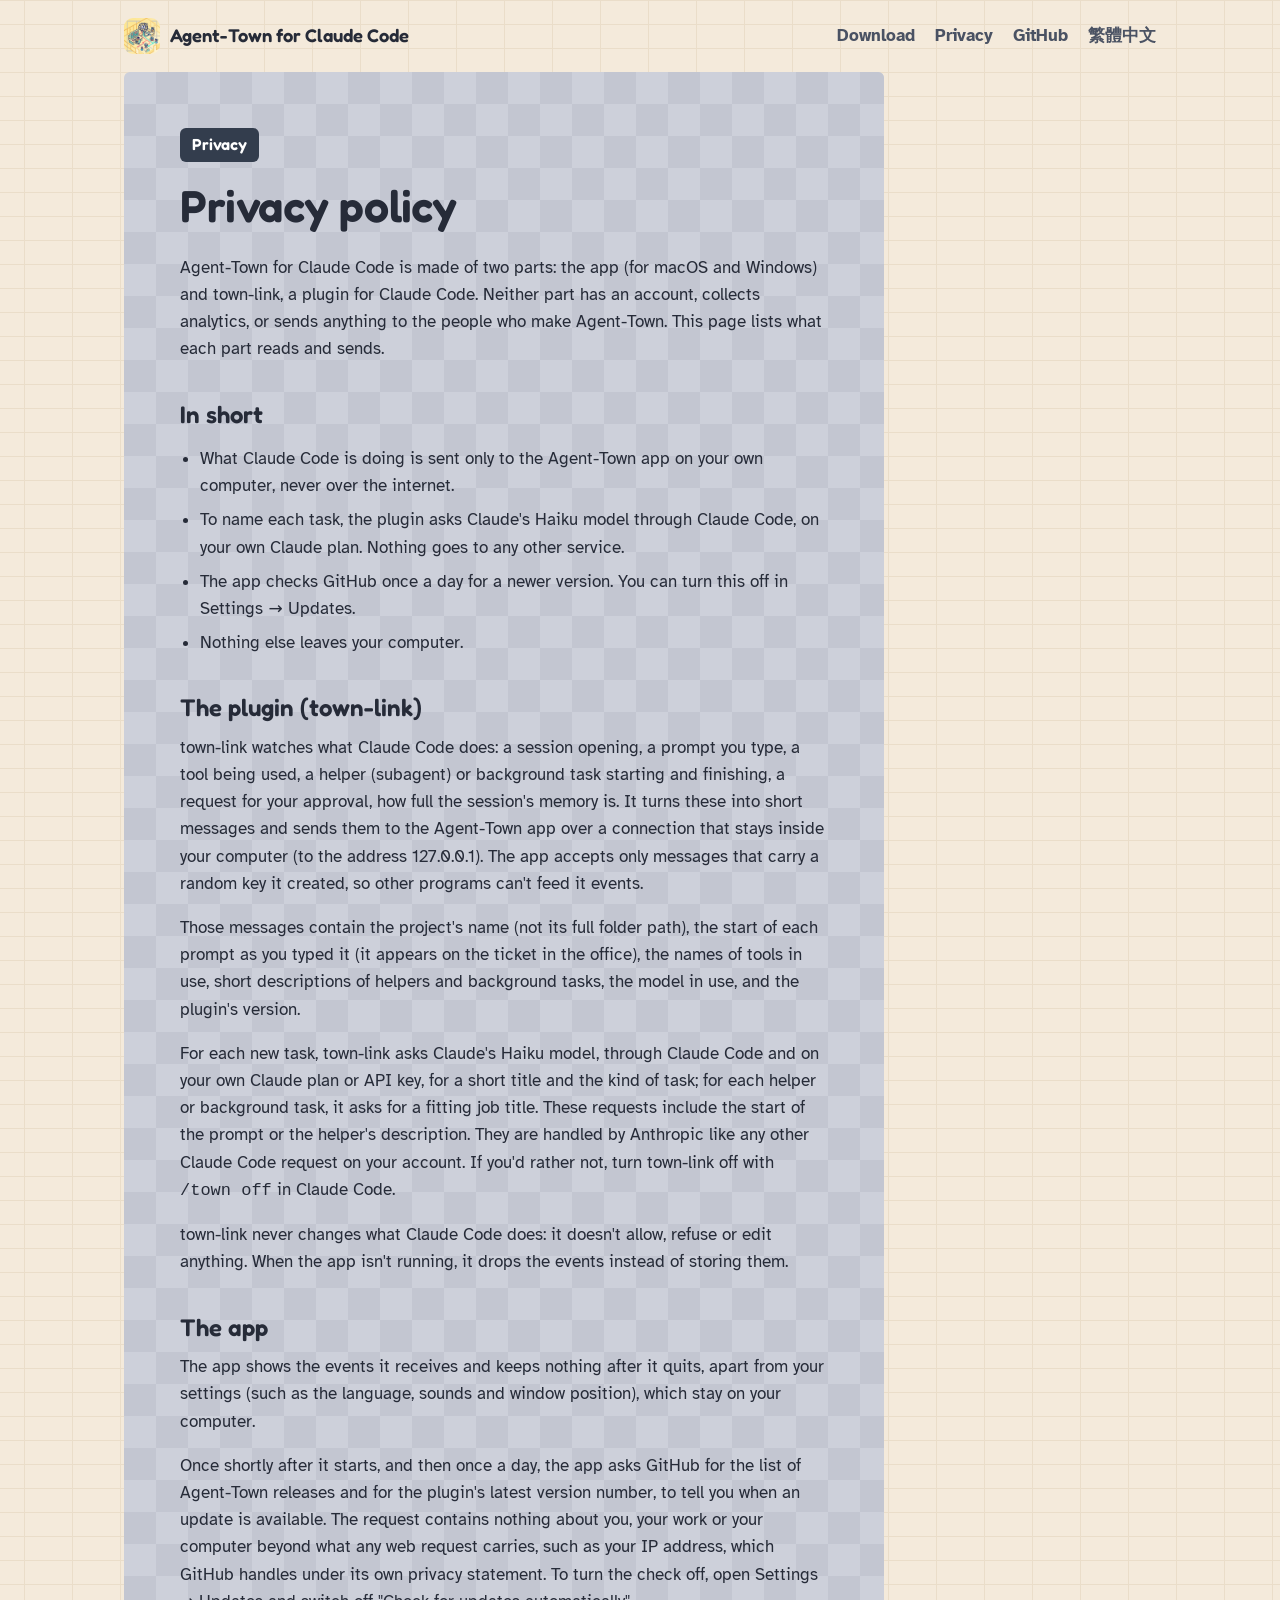
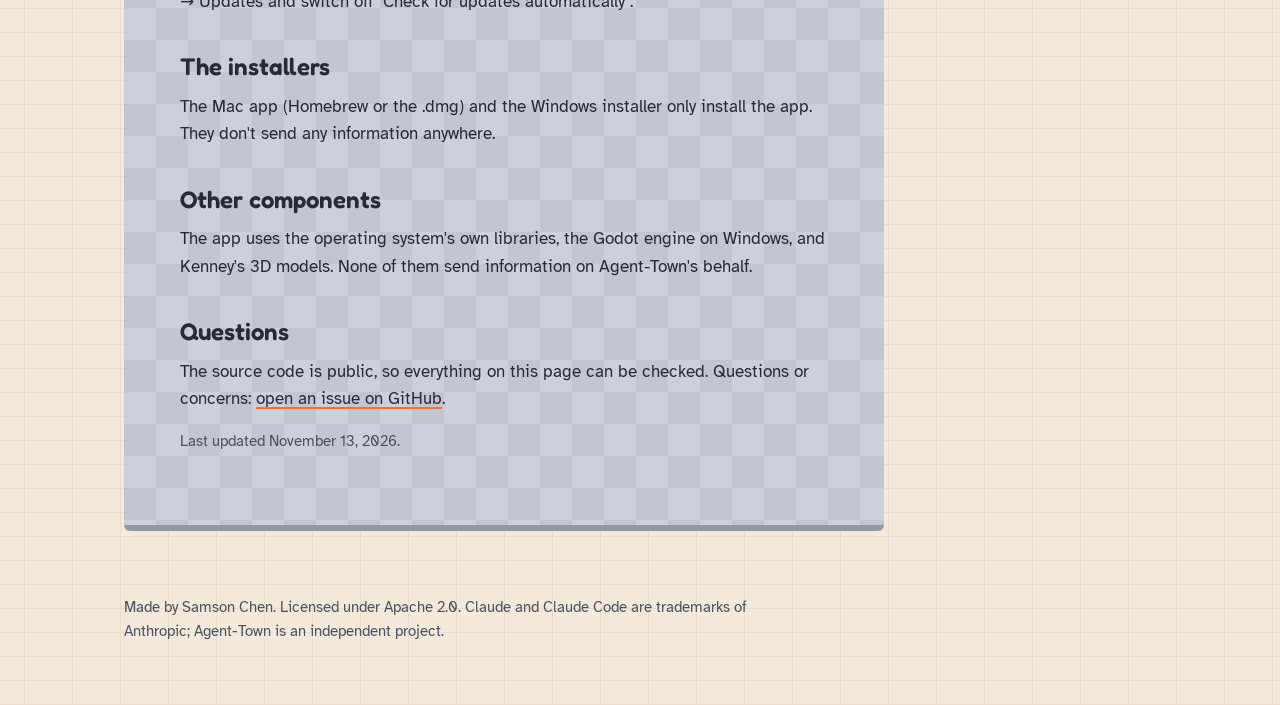
<file: site/privacy.html>
<!doctype html>
<html lang="en">
<head>
<meta charset="utf-8">
<meta name="viewport" content="width=device-width, initial-scale=1">
<title>Privacy policy: Agent-Town for Claude Code</title>
<meta name="description" content="What Agent-Town for Claude Code reads, what it sends and where: everything stays on your computer, apart from a daily update check you can turn off and short task names from Claude's Haiku model on your own plan.">
<link rel="canonical" href="https://samsonchen.github.io/agent-town-claude-code/privacy.html">
<link rel="alternate" hreflang="en" href="https://samsonchen.github.io/agent-town-claude-code/privacy.html">
<link rel="alternate" hreflang="zh-Hant-TW" href="https://samsonchen.github.io/agent-town-claude-code/zh-TW/privacy.html">
<link rel="alternate" hreflang="x-default" href="https://samsonchen.github.io/agent-town-claude-code/privacy.html">
<meta name="theme-color" content="#9d9fdc">
<meta property="og:type" content="article">
<meta property="og:locale" content="en_US">
<meta property="og:locale:alternate" content="zh_TW">
<meta property="og:site_name" content="Agent-Town for Claude Code">
<meta property="og:title" content="Privacy policy: Agent-Town for Claude Code">
<meta property="og:description" content="What Agent-Town for Claude Code reads, what it sends and where: everything stays on your computer, apart from a daily update check you can turn off and short task names from Claude's Haiku model on your own plan.">
<meta property="og:url" content="https://samsonchen.github.io/agent-town-claude-code/privacy.html">
<meta property="og:image" content="https://samsonchen.github.io/agent-town-claude-code/images/social-preview.png">
<link rel="icon" type="image/png" href="images/favicon-64.png">
<link rel="preconnect" href="https://fonts.googleapis.com">
<link rel="preconnect" href="https://fonts.gstatic.com" crossorigin>
<link rel="stylesheet" href="https://fonts.googleapis.com/css2?family=Atkinson+Hyperlegible:wght@400;700&family=Fredoka:wght@500;600&display=swap">
<link rel="stylesheet" href="styles.css">
</head>
<body>
<header class="top">
  <div class="wrap">
    <a class="brand" href="./"><img src="images/apple-touch-icon.png" alt="" width="36" height="36">Agent-Town for Claude Code</a>
    <nav aria-label="Main">
      <a href="./#download">Download</a>
      <a href="privacy.html">Privacy</a>
      <a href="https://github.com/samsonchen/agent-town-claude-code">GitHub</a>
      <a href="zh-TW/privacy.html" hreflang="zh-Hant-TW" lang="zh-Hant-TW">繁體中文</a>
    </nav>
  </div>
</header>
<main>
  <div class="wrap">
    <article class="block page">
      <span class="sign">Privacy</span>
      <h1>Privacy policy</h1>
      <p>Agent-Town for Claude Code is made of two parts: the app (for macOS and Windows) and town-link, a plugin for Claude Code. Neither part has an account, collects analytics, or sends anything to the people who make Agent-Town. This page lists what each part reads and sends.</p>

      <h2>In short</h2>
      <ul>
        <li>What Claude Code is doing is sent only to the Agent-Town app on your own computer, never over the internet.</li>
        <li>To name each task, the plugin asks Claude's Haiku model through Claude Code, on your own Claude plan. Nothing goes to any other service.</li>
        <li>The app checks GitHub once a day for a newer version. You can turn this off in Settings → Updates.</li>
        <li>Nothing else leaves your computer.</li>
      </ul>

      <h2>The plugin (town-link)</h2>
      <p>town-link watches what Claude Code does: a session opening, a prompt you type, a tool being used, a helper (subagent) or background task starting and finishing, a request for your approval, how full the session's memory is. It turns these into short messages and sends them to the Agent-Town app over a connection that stays inside your computer (to the address 127.0.0.1). The app accepts only messages that carry a random key it created, so other programs can't feed it events.</p>
      <p>Those messages contain the project's name (not its full folder path), the start of each prompt as you typed it (it appears on the ticket in the office), the names of tools in use, short descriptions of helpers and background tasks, the model in use, and the plugin's version.</p>
      <p>For each new task, town-link asks Claude's Haiku model, through Claude Code and on your own Claude plan or API key, for a short title and the kind of task; for each helper or background task, it asks for a fitting job title. These requests include the start of the prompt or the helper's description. They are handled by Anthropic like any other Claude Code request on your account. If you'd rather not, turn town-link off with <code>/town off</code> in Claude Code.</p>
      <p>town-link never changes what Claude Code does: it doesn't allow, refuse or edit anything. When the app isn't running, it drops the events instead of storing them.</p>

      <h2>The app</h2>
      <p>The app shows the events it receives and keeps nothing after it quits, apart from your settings (such as the language, sounds and window position), which stay on your computer.</p>
      <p>Once shortly after it starts, and then once a day, the app asks GitHub for the list of Agent-Town releases and for the plugin's latest version number, to tell you when an update is available. The request contains nothing about you, your work or your computer beyond what any web request carries, such as your IP address, which GitHub handles under its own privacy statement. To turn the check off, open Settings → Updates and switch off "Check for updates automatically".</p>

      <h2>The installers</h2>
      <p>The Mac app (Homebrew or the .dmg) and the Windows installer only install the app. They don't send any information anywhere.</p>

      <h2>Other components</h2>
      <p>The app uses the operating system's own libraries, the Godot engine on Windows, and Kenney's 3D models. None of them send information on Agent-Town's behalf.</p>

      <h2>Questions</h2>
      <p>The source code is public, so everything on this page can be checked. Questions or concerns: <a href="https://github.com/samsonchen/agent-town-claude-code/issues">open an issue on GitHub</a>.</p>
      <p class="small">Last updated November 13, 2026.</p>
    </article>
  </div>
</main>
<footer>
  <div class="wrap">
    <p>Made by Samson Chen. Licensed under Apache 2.0. Claude and Claude Code are trademarks of Anthropic; Agent-Town is an independent project.</p>
  </div>
</footer>
</body>
</html>
</file>
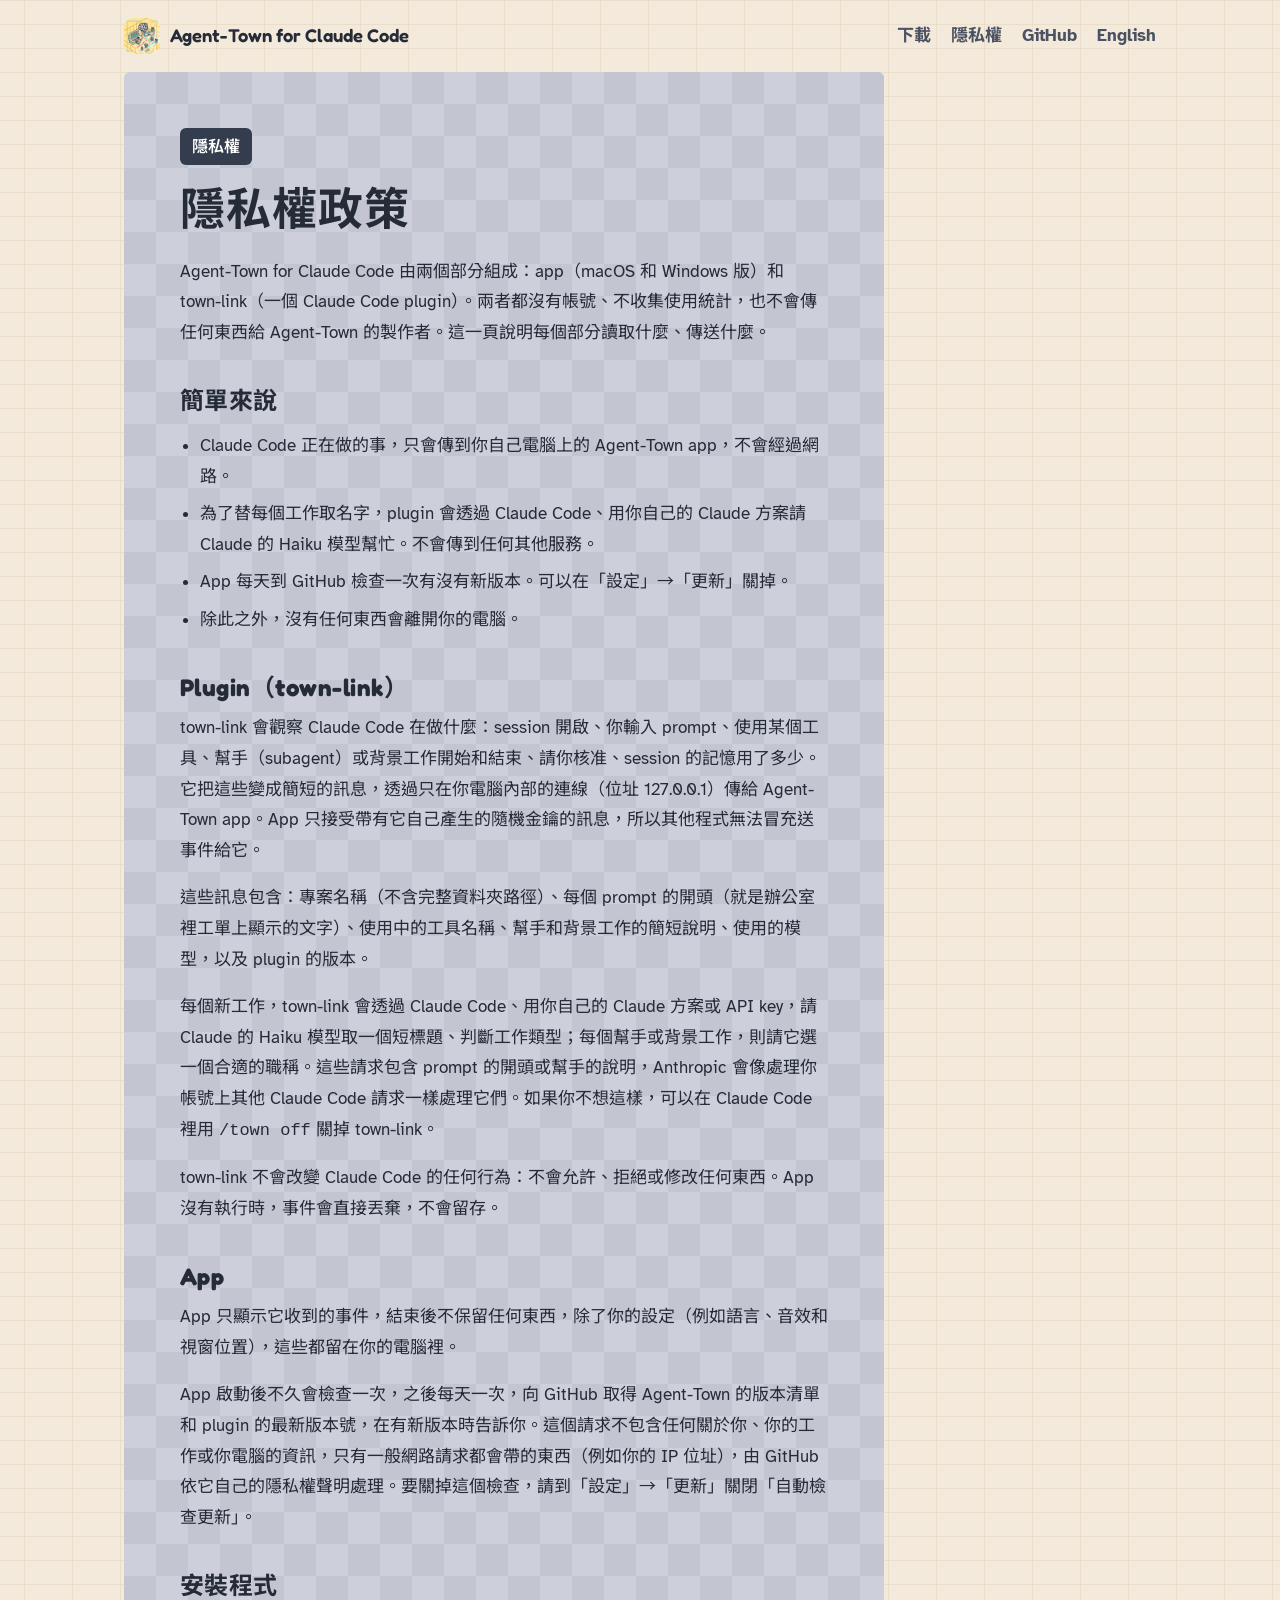
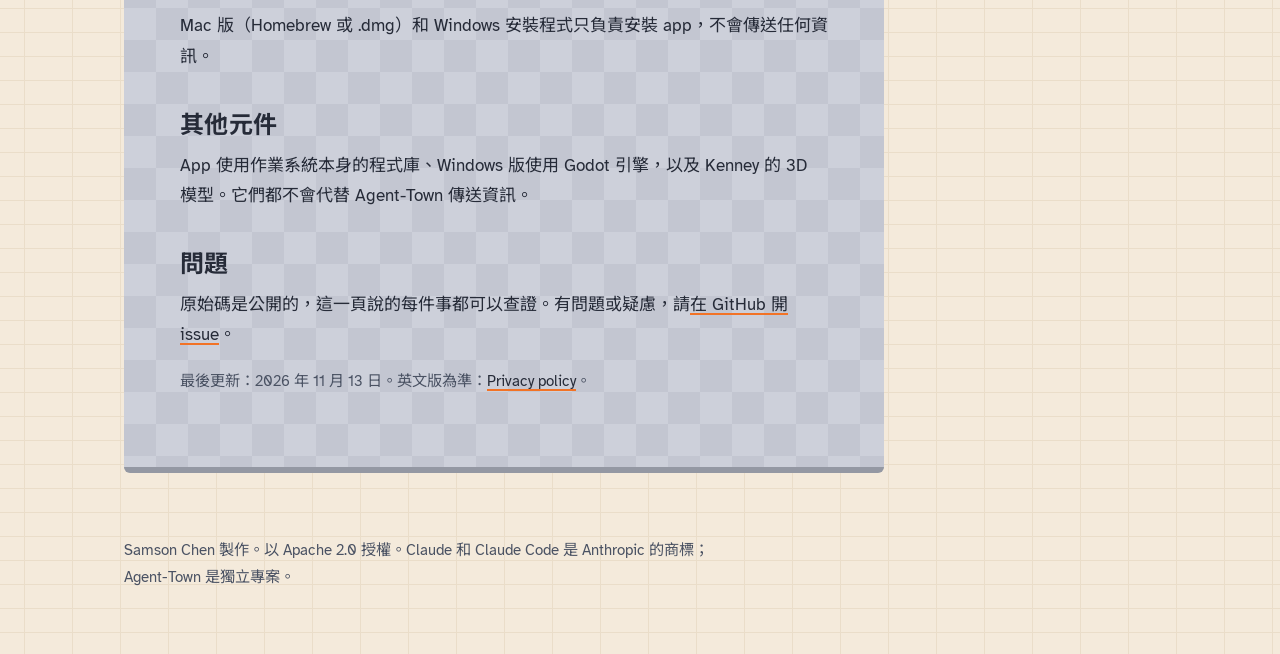
<file: site/zh-TW/privacy.html>
<!doctype html>
<html lang="zh-Hant-TW">
<head>
<meta charset="utf-8">
<meta name="viewport" content="width=device-width, initial-scale=1">
<title>隱私權政策：Agent-Town for Claude Code</title>
<meta name="description" content="Agent-Town for Claude Code 讀取什麼、傳送什麼、傳到哪裡：所有東西都留在你的電腦裡，只有可以關閉的每日更新檢查，以及用你自己的方案向 Claude 的 Haiku 模型取得的工作短標題。">
<link rel="canonical" href="https://samsonchen.github.io/agent-town-claude-code/zh-TW/privacy.html">
<link rel="alternate" hreflang="en" href="https://samsonchen.github.io/agent-town-claude-code/privacy.html">
<link rel="alternate" hreflang="zh-Hant-TW" href="https://samsonchen.github.io/agent-town-claude-code/zh-TW/privacy.html">
<link rel="alternate" hreflang="x-default" href="https://samsonchen.github.io/agent-town-claude-code/privacy.html">
<meta name="theme-color" content="#9d9fdc">
<meta property="og:type" content="article">
<meta property="og:locale" content="zh_TW">
<meta property="og:site_name" content="Agent-Town for Claude Code">
<meta property="og:title" content="隱私權政策：Agent-Town for Claude Code">
<meta property="og:description" content="Agent-Town for Claude Code 讀取什麼、傳送什麼、傳到哪裡：所有東西都留在你的電腦裡，只有可以關閉的每日更新檢查，以及用你自己的方案向 Claude 的 Haiku 模型取得的工作短標題。">
<meta property="og:url" content="https://samsonchen.github.io/agent-town-claude-code/zh-TW/privacy.html">
<meta property="og:image" content="https://samsonchen.github.io/agent-town-claude-code/images/social-preview.png">
<link rel="icon" type="image/png" href="../images/favicon-64.png">
<link rel="preconnect" href="https://fonts.googleapis.com">
<link rel="preconnect" href="https://fonts.gstatic.com" crossorigin>
<link rel="stylesheet" href="https://fonts.googleapis.com/css2?family=Atkinson+Hyperlegible:wght@400;700&family=Fredoka:wght@500;600&family=Noto+Sans+TC:wght@400;500;700&display=swap">
<link rel="stylesheet" href="../styles.css">
</head>
<body>
<header class="top">
  <div class="wrap">
    <a class="brand" href="./"><img src="../images/apple-touch-icon.png" alt="" width="36" height="36">Agent-Town for Claude Code</a>
    <nav aria-label="主選單">
      <a href="./#download">下載</a>
      <a href="privacy.html">隱私權</a>
      <a href="https://github.com/samsonchen/agent-town-claude-code">GitHub</a>
      <a href="../privacy.html" hreflang="en" lang="en">English</a>
    </nav>
  </div>
</header>
<main>
  <div class="wrap">
    <article class="block page">
      <span class="sign">隱私權</span>
      <h1>隱私權政策</h1>
      <p>Agent-Town for Claude Code 由兩個部分組成：app（macOS 和 Windows 版）和 town-link（一個 Claude Code plugin）。兩者都沒有帳號、不收集使用統計，也不會傳任何東西給 Agent-Town 的製作者。這一頁說明每個部分讀取什麼、傳送什麼。</p>

      <h2>簡單來說</h2>
      <ul>
        <li>Claude Code 正在做的事，只會傳到你自己電腦上的 Agent-Town app，不會經過網路。</li>
        <li>為了替每個工作取名字，plugin 會透過 Claude Code、用你自己的 Claude 方案請 Claude 的 Haiku 模型幫忙。不會傳到任何其他服務。</li>
        <li>App 每天到 GitHub 檢查一次有沒有新版本。可以在「設定」→「更新」關掉。</li>
        <li>除此之外，沒有任何東西會離開你的電腦。</li>
      </ul>

      <h2>Plugin（town-link）</h2>
      <p>town-link 會觀察 Claude Code 在做什麼：session 開啟、你輸入 prompt、使用某個工具、幫手（subagent）或背景工作開始和結束、請你核准、session 的記憶用了多少。它把這些變成簡短的訊息，透過只在你電腦內部的連線（位址 127.0.0.1）傳給 Agent-Town app。App 只接受帶有它自己產生的隨機金鑰的訊息，所以其他程式無法冒充送事件給它。</p>
      <p>這些訊息包含：專案名稱（不含完整資料夾路徑）、每個 prompt 的開頭（就是辦公室裡工單上顯示的文字）、使用中的工具名稱、幫手和背景工作的簡短說明、使用的模型，以及 plugin 的版本。</p>
      <p>每個新工作，town-link 會透過 Claude Code、用你自己的 Claude 方案或 API key，請 Claude 的 Haiku 模型取一個短標題、判斷工作類型；每個幫手或背景工作，則請它選一個合適的職稱。這些請求包含 prompt 的開頭或幫手的說明，Anthropic 會像處理你帳號上其他 Claude Code 請求一樣處理它們。如果你不想這樣，可以在 Claude Code 裡用 <code>/town off</code> 關掉 town-link。</p>
      <p>town-link 不會改變 Claude Code 的任何行為：不會允許、拒絕或修改任何東西。App 沒有執行時，事件會直接丟棄，不會留存。</p>

      <h2>App</h2>
      <p>App 只顯示它收到的事件，結束後不保留任何東西，除了你的設定（例如語言、音效和視窗位置），這些都留在你的電腦裡。</p>
      <p>App 啟動後不久會檢查一次，之後每天一次，向 GitHub 取得 Agent-Town 的版本清單和 plugin 的最新版本號，在有新版本時告訴你。這個請求不包含任何關於你、你的工作或你電腦的資訊，只有一般網路請求都會帶的東西（例如你的 IP 位址），由 GitHub 依它自己的隱私權聲明處理。要關掉這個檢查，請到「設定」→「更新」關閉「自動檢查更新」。</p>

      <h2>安裝程式</h2>
      <p>Mac 版（Homebrew 或 .dmg）和 Windows 安裝程式只負責安裝 app，不會傳送任何資訊。</p>

      <h2>其他元件</h2>
      <p>App 使用作業系統本身的程式庫、Windows 版使用 Godot 引擎，以及 Kenney 的 3D 模型。它們都不會代替 Agent-Town 傳送資訊。</p>

      <h2>問題</h2>
      <p>原始碼是公開的，這一頁說的每件事都可以查證。有問題或疑慮，請<a href="https://github.com/samsonchen/agent-town-claude-code/issues">在 GitHub 開 issue</a>。</p>
      <p class="small">最後更新：2026 年 11 月 13 日。英文版為準：<a href="../privacy.html" lang="en">Privacy policy</a>。</p>
    </article>
  </div>
</main>
<footer>
  <div class="wrap">
    <p>Samson Chen 製作。以 Apache 2.0 授權。Claude 和 Claude Code 是 Anthropic 的商標；Agent-Town 是獨立專案。</p>
  </div>
</footer>
</body>
</html>
</file>
<file: site/styles.css>
/* Agent-Town for Claude Code: the colors are the office's own (the path, the carpets, the tags). */
:root {
  --path: #f4eadb;        /* the cream brick path between blocks */
  --grout: #eaddc9;
  --exec: #9d9fdc;        /* the executive office's carpet */
  --exec-dark: #9294d4;
  --gray: #cdd0da;        /* the project blocks' carpets */
  --blue: #b9cde6;
  --green: #c5dcc0;
  --wood: #e3cda8;
  --tag: #333d4d;         /* name tags */
  --call: #f27326;        /* the phone line */
  --hat: #f6c844;
  --ink: #262b38;
  --ink-soft: #4a5263;
  --focus: #1f4fd1;
  --display: "Fredoka", "Avenir Next Rounded", ui-rounded, system-ui, sans-serif;
  --text: "Atkinson Hyperlegible", system-ui, -apple-system, "Segoe UI", sans-serif;
  --mono: ui-monospace, "SF Mono", Menlo, Consolas, monospace;
}

* { box-sizing: border-box; }

html { scroll-behavior: smooth; }
@media (prefers-reduced-motion: reduce) { html { scroll-behavior: auto; } }

body {
  margin: 0;
  color: var(--ink);
  font-family: var(--text);
  font-size: 1.0625rem;
  line-height: 1.6;
  /* The brick path, as in the app. */
  background-color: var(--path);
  background-image:
    linear-gradient(var(--grout) 1px, transparent 1px),
    linear-gradient(90deg, var(--grout) 1px, transparent 1px);
  background-size: 48px 24px, 48px 24px;
  background-position: 0 0, 24px 0;
}

a { color: var(--ink); text-decoration-color: var(--call); text-decoration-thickness: 2px; text-underline-offset: 3px; }
a:hover { text-decoration-color: var(--ink); }
:focus-visible { outline: 3px solid var(--focus); outline-offset: 3px; border-radius: 4px; }

h1, h2, h3 { font-family: var(--display); font-weight: 600; line-height: 1.15; margin: 0 0 0.5em; text-wrap: balance; }
h1 { font-size: clamp(2.2rem, 5.2vw, 3.6rem); letter-spacing: -0.01em; }
h2 { font-size: clamp(1.6rem, 3.4vw, 2.2rem); }
h3 { font-size: 1.25rem; }
p { margin: 0 0 1em; max-width: 68ch; }

.wrap { max-width: 1080px; margin: 0 auto; padding: 0 24px; }

/* Header */
.top { padding: 18px 0; }
.top .wrap { display: flex; align-items: center; justify-content: space-between; gap: 16px; flex-wrap: wrap; }
.brand { display: flex; align-items: center; gap: 10px; font-family: var(--display); font-weight: 600; font-size: 1.15rem; text-decoration: none; }
.brand img { width: 36px; height: 36px; border-radius: 9px; }
.top nav { display: flex; gap: 20px; flex-wrap: wrap; }
.top nav a { text-decoration: none; font-weight: 700; color: var(--ink-soft); }
.top nav a:hover { color: var(--ink); }

/* A block: a carpet of square tiles, like the office floor, with a darker front edge. */
.block {
  --c1: var(--gray);
  --c2: #c3c6d1;
  position: relative;
  background-color: var(--c1);
  background-image: conic-gradient(var(--c2) 25%, transparent 0 50%, var(--c2) 0 75%, transparent 0);
  background-size: 64px 64px;
  border-bottom: 6px solid color-mix(in srgb, var(--c2) 70%, var(--ink) 30%);
  border-radius: 6px;
  padding: clamp(28px, 5vw, 56px);
  margin: 0 0 56px;
}
.block.exec { --c1: var(--exec); --c2: var(--exec-dark); }
.block.blue { --c1: var(--blue); --c2: #afc4df; }
.block.green { --c1: var(--green); --c2: #bad3b4; }
.block.wood { --c1: var(--wood); --c2: #dbc39c; }

/* The block's sign, as in the app: a dark plate with the room's name. */
.sign {
  display: inline-block;
  background: var(--tag);
  color: #fff;
  font-family: var(--display);
  font-weight: 600;
  font-size: 1rem;
  padding: 4px 12px;
  border-radius: 6px;
  margin-bottom: 18px;
}

/* Hero: the executive office */
.hero { display: grid; grid-template-columns: 1.05fr 0.95fr; gap: clamp(24px, 4vw, 56px); align-items: center; }
.hero h1 { color: var(--ink); }
.hero .lede { font-size: 1.2rem; color: var(--ink); max-width: 34ch; }
.hero .note { color: var(--ink); font-size: 0.95rem; margin-top: 14px; }
.office {
  margin: 0;
  background: var(--path);
  border-radius: 10px;
  padding: 10px;
  box-shadow: 0 0 0 6px rgba(255, 255, 255, 0.35);
}
.office img { display: block; width: 100%; height: auto; border-radius: 6px; }
.office figcaption { font-size: 0.85rem; color: var(--ink-soft); padding: 8px 4px 2px; }

.buttons { display: flex; gap: 12px; flex-wrap: wrap; margin-top: 22px; }
.button {
  display: inline-block;
  background: var(--tag);
  color: #fff;
  text-decoration: none;
  font-weight: 700;
  padding: 12px 20px;
  border-radius: 8px;
  border-bottom: 4px solid #1d232e;
}
.button:hover { background: #1d232e; }
.button.light { background: #fff; color: var(--ink); border-bottom-color: #c9cbe6; }
.button.light:hover { background: #eef0ff; }

/* The phone line: one orange dashed line from the CEO's desk down the page. */
main { position: relative; }
.line {
  position: absolute;
  left: 50%;
  top: 0;
  bottom: 120px;
  width: 0;
  border-left: 4px dashed var(--call);
  transform: translateX(-2px);
  z-index: 0;
  pointer-events: none;
}
main > .wrap { position: relative; z-index: 1; }

/* Who's who: name tags, as the app draws them over each character. */
.cast { list-style: none; padding: 0; margin: 8px 0 0; display: grid; grid-template-columns: repeat(auto-fit, minmax(240px, 1fr)); gap: 22px 28px; }
.cast li { display: grid; gap: 6px; align-content: start; }
.tag {
  justify-self: start;
  background: var(--tag);
  color: #fff;
  font-weight: 700;
  font-size: 0.95rem;
  padding: 2px 9px;
  border-radius: 5px;
}
.tag.you { background: var(--call); }
.cast p { margin: 0; color: var(--ink); }

/* Two columns of short points */
.points { display: grid; grid-template-columns: repeat(auto-fit, minmax(280px, 1fr)); gap: 26px 40px; margin-top: 8px; }
.points h3 { margin-bottom: 0.25em; }
.points p { margin: 0; }

/* The story: the maintainer's own words */
.story { font-size: 1.15rem; }
.story p { max-width: 62ch; }
.story .by { font-weight: 700; color: var(--ink-soft); font-size: 1rem; }

/* Download */
.downloads { display: grid; grid-template-columns: repeat(2, minmax(0, 1fr)); gap: 28px; }
.downloads .plugin { grid-column: 1 / -1; }
.downloads > div { background: rgba(255, 255, 255, 0.55); border-radius: 8px; padding: 22px; }
.downloads h3 { margin-bottom: 0.4em; }
.small { font-size: 0.95rem; color: var(--ink-soft); }
pre {
  background: var(--tag);
  color: #f3f4f8;
  font-family: var(--mono);
  font-size: 0.86rem;
  padding: 12px 14px;
  border-radius: 6px;
  margin: 8px 0 12px;
  white-space: pre-wrap;
  overflow-wrap: anywhere;
}

/* FAQ */
details { border-top: 2px solid rgba(38, 43, 56, 0.12); padding: 12px 0; }
details:last-of-type { border-bottom: 2px solid rgba(38, 43, 56, 0.12); }
summary { cursor: pointer; font-family: var(--display); font-weight: 600; font-size: 1.15rem; }
details p { margin: 10px 0 0; }

/* Footer */
footer { padding: 8px 0 48px; color: var(--ink-soft); font-size: 0.95rem; }
footer nav { display: flex; flex-wrap: wrap; gap: 8px 20px; margin-bottom: 10px; }
footer a { font-weight: 700; }

/* Plain pages (privacy) */
.page { max-width: 760px; }
.page h1 { font-size: clamp(2rem, 4.5vw, 2.8rem); }
.page h2 { font-size: 1.5rem; margin-top: 1.6em; }
.page ul { padding-left: 1.2em; }
.page li { margin-bottom: 0.4em; }
.page table { border-collapse: collapse; width: 100%; margin: 8px 0 16px; background: rgba(255, 255, 255, 0.55); }
.page th, .page td { text-align: left; padding: 8px 10px; border-bottom: 1px solid rgba(38, 43, 56, 0.15); vertical-align: top; }

@media (max-width: 820px) {
  .hero { grid-template-columns: 1fr; }
  .downloads { grid-template-columns: 1fr; }
  .hero .lede { max-width: none; }
  .line { display: none; }
}

/* Traditional Chinese pages: Noto Sans TC for the Chinese characters (the rounded display face has
   none), Latin letters keep their faces; a little more leading for CJK text. */
:lang(zh-Hant-TW) {
  --display: "Fredoka", "Noto Sans TC", "PingFang TC", "Microsoft JhengHei", sans-serif;
  --text: "Atkinson Hyperlegible", "Noto Sans TC", "PingFang TC", "Microsoft JhengHei", sans-serif;
}
body:lang(zh-Hant-TW) { line-height: 1.8; }
:lang(zh-Hant-TW) h1, :lang(zh-Hant-TW) h2, :lang(zh-Hant-TW) h3, :lang(zh-Hant-TW) summary { font-weight: 700; letter-spacing: 0.02em; }
:lang(zh-Hant-TW) .hero .lede { max-width: 26em; }
:lang(zh-Hant-TW) p { max-width: 40em; }
</file>
